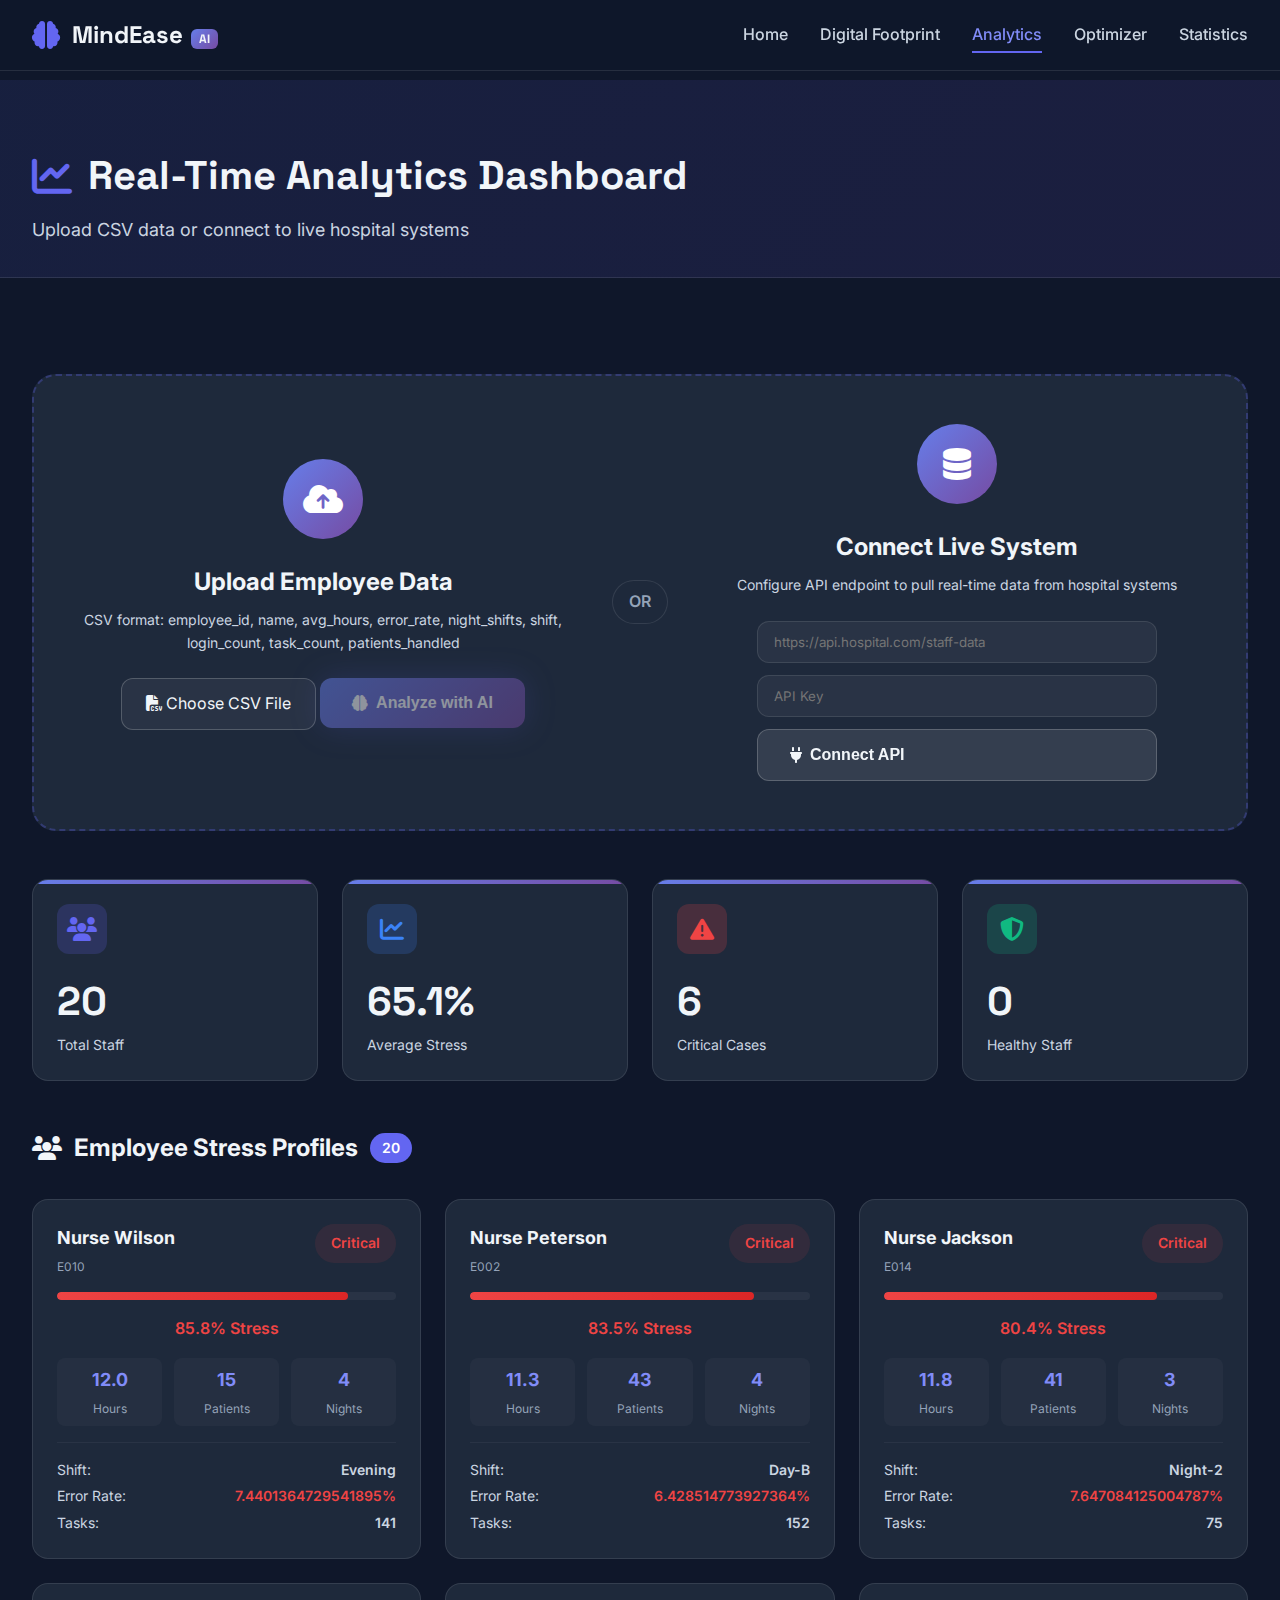
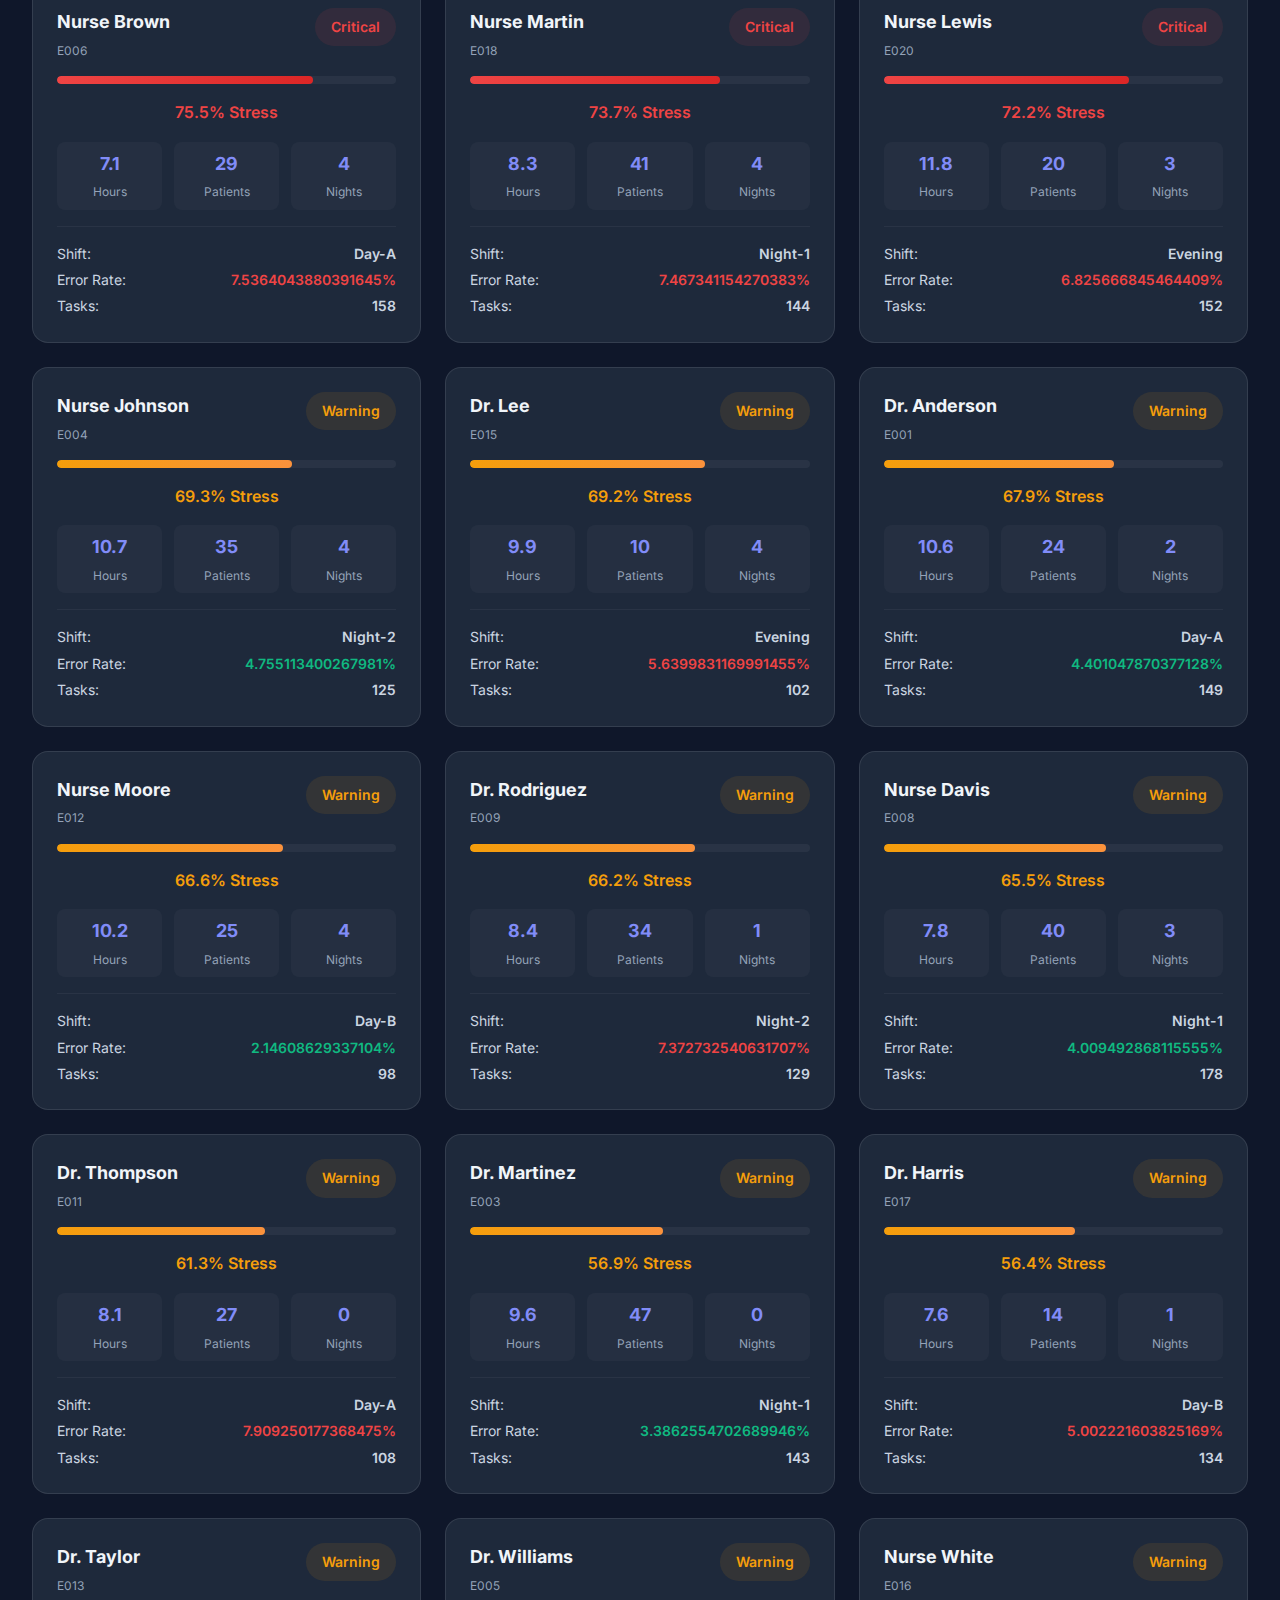
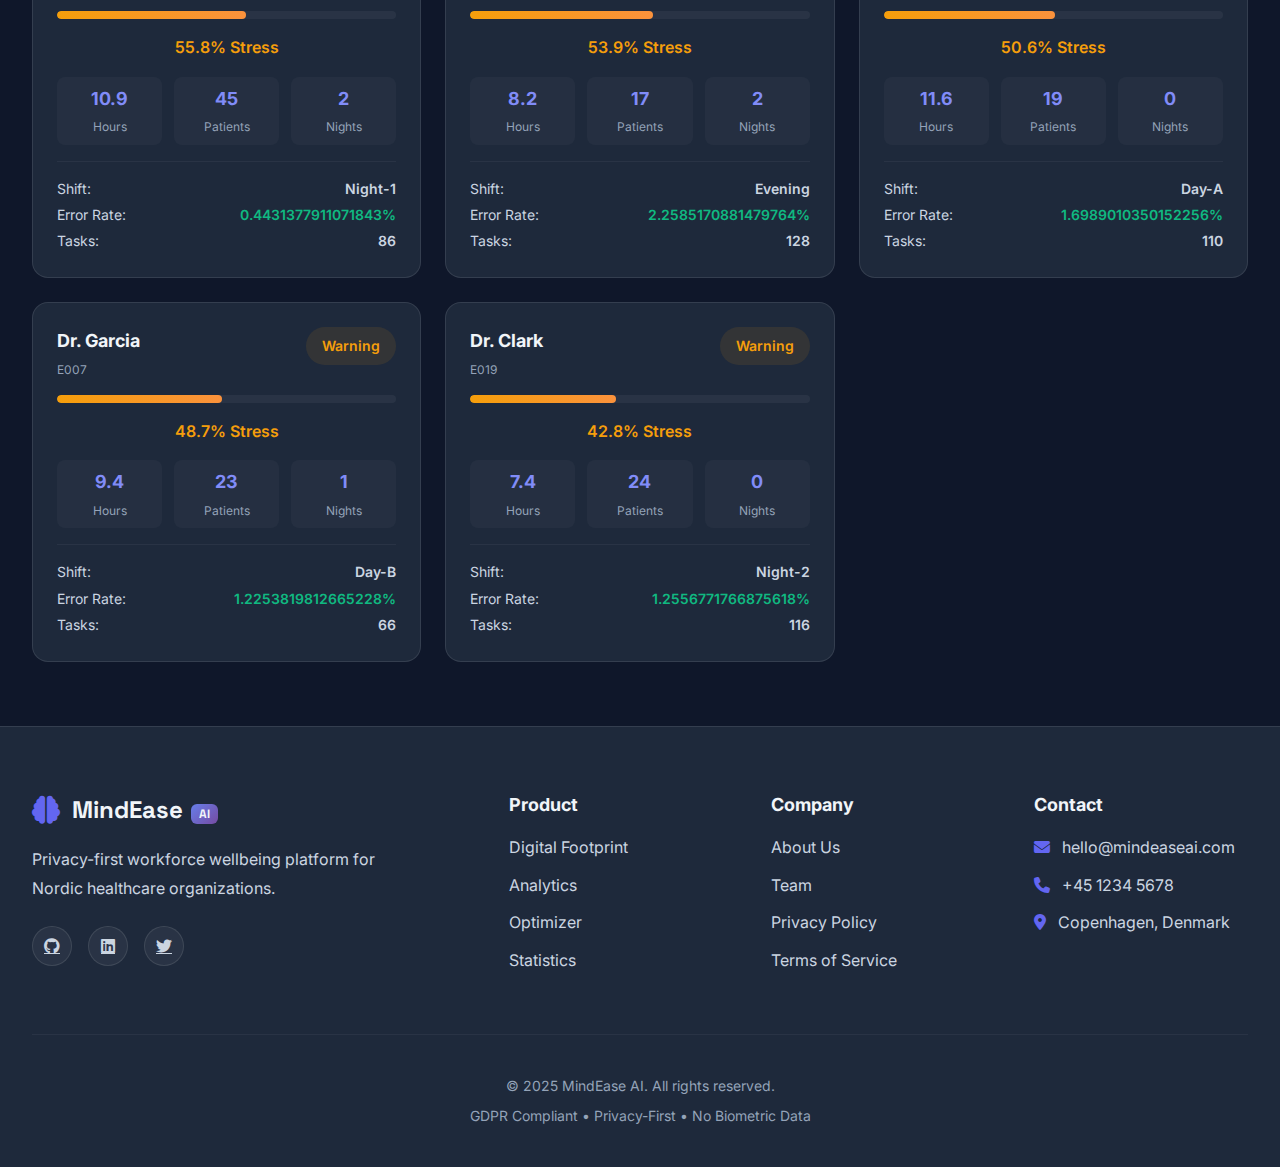
<file: analytics.html>
<!doctype html>
<html lang="en">
<head>
  <meta charset="utf-8" />
  <meta name="viewport" content="width=device-width,initial-scale=1" />
  <title>Analytics Dashboard | MindEase AI</title>

  <link rel="preconnect" href="https://fonts.googleapis.com">
  <link rel="preconnect" href="https://fonts.gstatic.com" crossorigin>
  <link href="https://fonts.googleapis.com/css2?family=Inter:wght@300;400;500;600;700&family=Space+Grotesk:wght@500;700&display=swap" rel="stylesheet">
  <link rel="stylesheet" href="https://cdnjs.cloudflare.com/ajax/libs/font-awesome/6.4.0/css/all.min.css">
  <link rel="stylesheet" href="style.css" />
</head>
<body>
  <!-- Navigation -->
  <nav class="navbar">
    <div class="nav-container">
      <div class="nav-brand">
        <i class="fas fa-brain"></i>
        <span>MindEase<span class="ai-badge">AI</span></span>
      </div>
      <div class="nav-menu" id="navMenu">
        <a href="index.html" class="nav-link">Home</a>
        <a href="footprint.html" class="nav-link">Digital Footprint</a>
        <a href="analytics.html" class="nav-link active">Analytics</a>
        <a href="optimizer.html" class="nav-link">Optimizer</a>
        <a href="statistics.html" class="nav-link">Statistics</a>
      </div>
      <button class="nav-toggle" id="navToggle">
        <i class="fas fa-bars"></i>
      </button>
    </div>
  </nav>

  <!-- Page Header -->
  <section class="page-header">
    <div class="container">
      <h1 class="page-title">
        <i class="fas fa-chart-line"></i>
        Real-Time Analytics Dashboard
      </h1>
      <p class="page-subtitle">Upload CSV data or connect to live hospital systems</p>
    </div>
  </section>

  <!-- Data Upload Panel -->
  <section class="section">
    <div class="container">
      <div class="upload-panel">
        <div class="upload-section">
          <div class="upload-icon">
            <i class="fas fa-cloud-upload-alt"></i>
          </div>
          <h3>Upload Employee Data</h3>
          <p>CSV format: employee_id, name, avg_hours, error_rate, night_shifts, shift, login_count, task_count, patients_handled</p>
          <input type="file" id="csvFile" accept=".csv" class="file-input" />
          <label for="csvFile" class="file-label">
            <i class="fas fa-file-csv"></i>
            Choose CSV File
          </label>
          <button id="analyzeBtn" class="btn-primary" disabled>
            <i class="fas fa-brain"></i>
            Analyze with AI
          </button>
        </div>

        <div class="upload-divider">
          <span>OR</span>
        </div>

        <div class="upload-section">
          <div class="upload-icon">
            <i class="fas fa-database"></i>
          </div>
          <h3>Connect Live System</h3>
          <p>Configure API endpoint to pull real-time data from hospital systems</p>
          <div class="api-config">
            <input type="text" id="apiEndpoint" placeholder="https://api.hospital.com/staff-data" class="input-field" />
            <input type="text" id="apiKey" placeholder="API Key" class="input-field" />
            <button id="connectBtn" class="btn-secondary">
              <i class="fas fa-plug"></i>
              Connect API
            </button>
          </div>
        </div>
      </div>

      <!-- Analytics Cards -->
      <div class="analytics-grid" id="analyticsCards">
        <!-- Populated by JS -->
      </div>

      <!-- Employee Cards -->
      <div class="employee-section">
        <h3 class="subsection-title">
          <i class="fas fa-users"></i> 
          Employee Stress Profiles
          <span class="count-badge" id="employeeCount">0</span>
        </h3>
        <div class="employee-grid" id="employeeGrid">
          <!-- Populated by JS -->
        </div>
      </div>
    </div>
  </section>

  <!-- Footer -->
  <footer class="footer">
    <div class="container">
      <div class="footer-grid">
        <div class="footer-brand">
          <div class="brand-logo">
            <i class="fas fa-brain"></i>
            <span>MindEase<span class="ai-badge">AI</span></span>
          </div>
          <p>Privacy-first workforce wellbeing platform for Nordic healthcare organizations.</p>
          <div class="social-links">
            <a href="#"><i class="fab fa-github"></i></a>
            <a href="#"><i class="fab fa-linkedin"></i></a>
            <a href="#"><i class="fab fa-twitter"></i></a>
          </div>
        </div>

        <div class="footer-section">
          <h4>Product</h4>
          <a href="digital-footprint.html">Digital Footprint</a>
          <a href="analytics.html">Analytics</a>
          <a href="optimizer.html">Optimizer</a>
          <a href="statistics.html">Statistics</a>
        </div>

        <div class="footer-section">
          <h4>Company</h4>
          <a href="#">About Us</a>
          <a href="#">Team</a>
          <a href="#">Privacy Policy</a>
          <a href="#">Terms of Service</a>
        </div>

        <div class="footer-section">
          <h4>Contact</h4>
          <a href="mailto:hello@mindeaseai.com"><i class="fas fa-envelope"></i> hello@mindeaseai.com</a>
          <a href="#"><i class="fas fa-phone"></i> +45 1234 5678</a>
          <a href="#"><i class="fas fa-map-marker-alt"></i> Copenhagen, Denmark</a>
        </div>
      </div>

      <div class="footer-bottom">
        <p>&copy; 2025 MindEase AI. All rights reserved.</p>
        <p>GDPR Compliant • Privacy-First • No Biometric Data</p>
      </div>
    </div>
  </footer>

  <div id="toastContainer" class="toast-container"></div>
  <script src="script.js"></script>
</body>
</html>
</file>
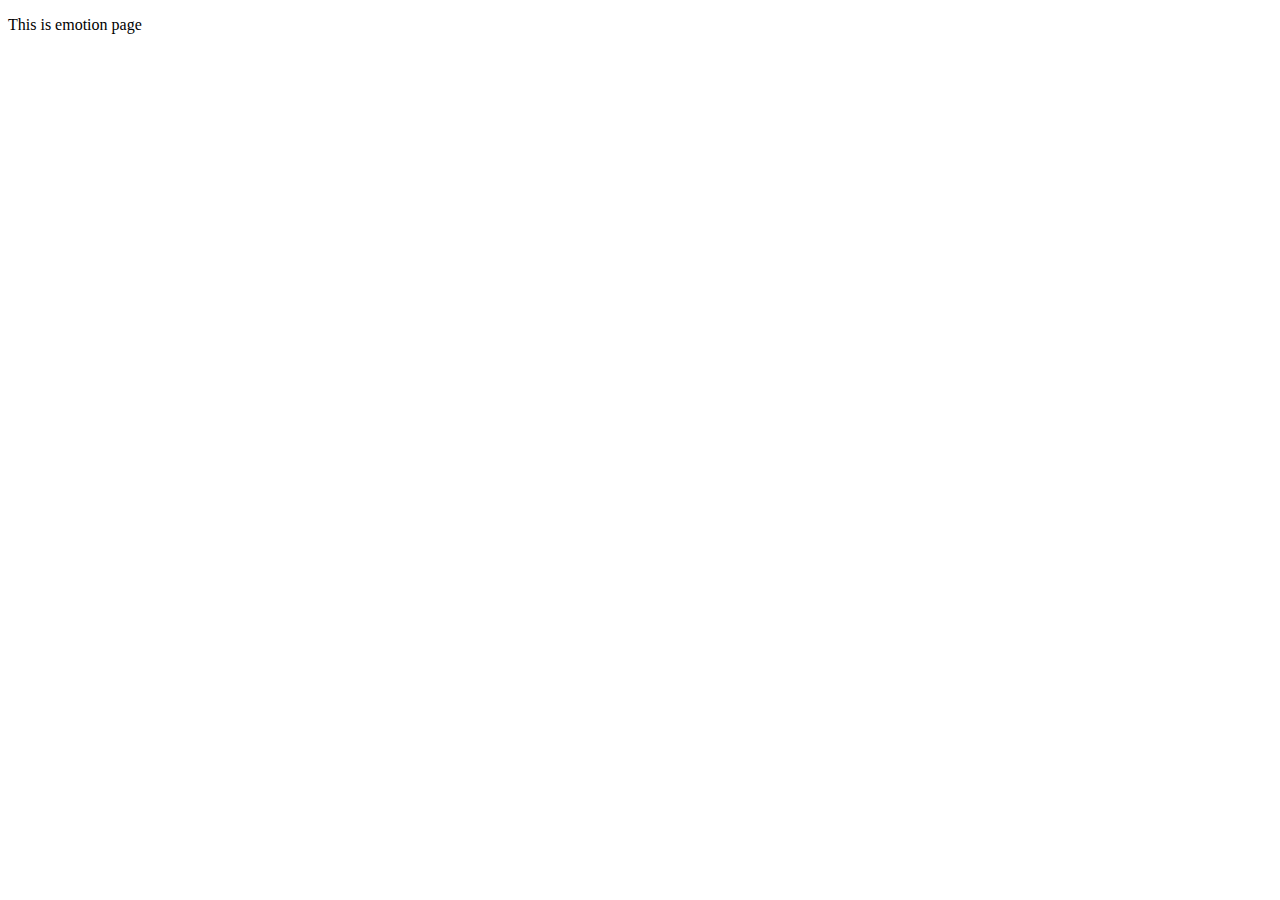
<file: emotion.html>
<!DOCTYPE html>
<html lang="en">
<head>
  <meta charset="UTF-8">
  <meta name="viewport" content="width=device-width, initial-scale=1.0">
  <title>Document</title>
</head>
<body><p>This is emotion page</p>
  
</body>
</html>
</file>
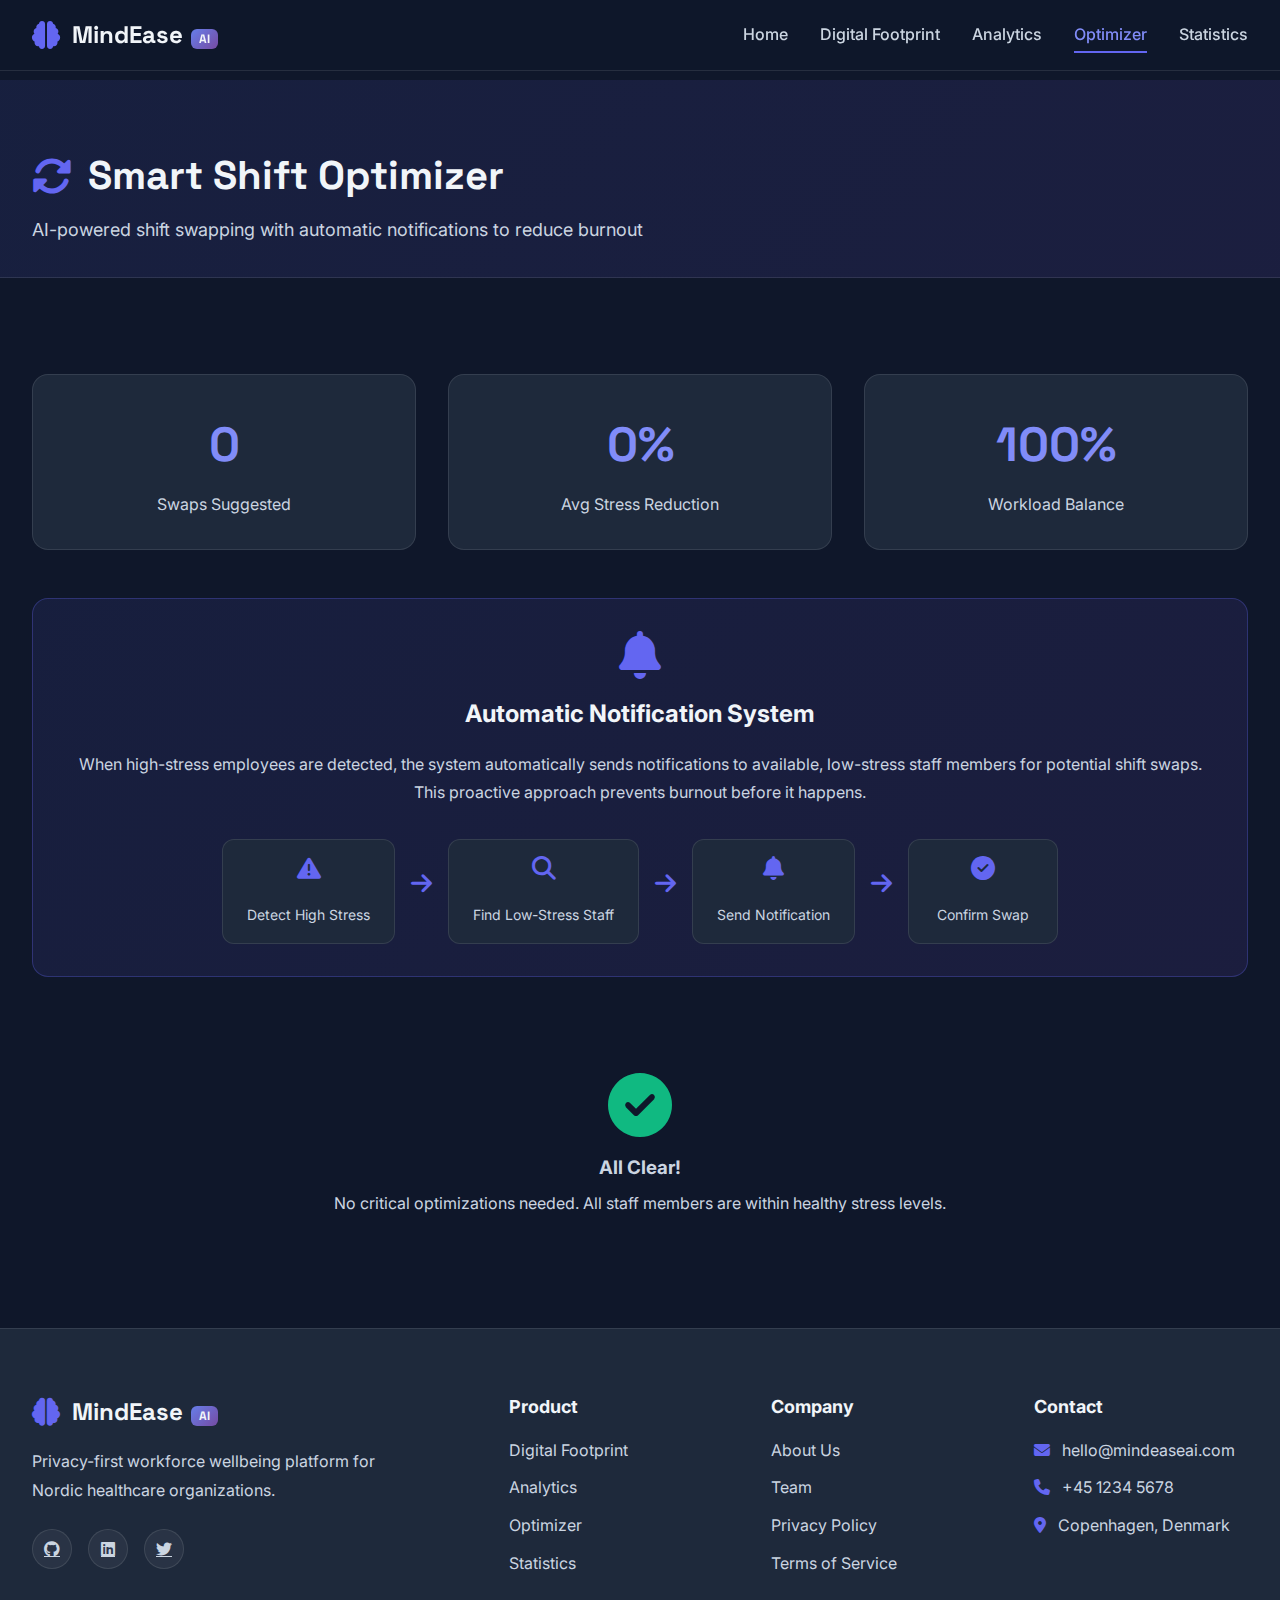
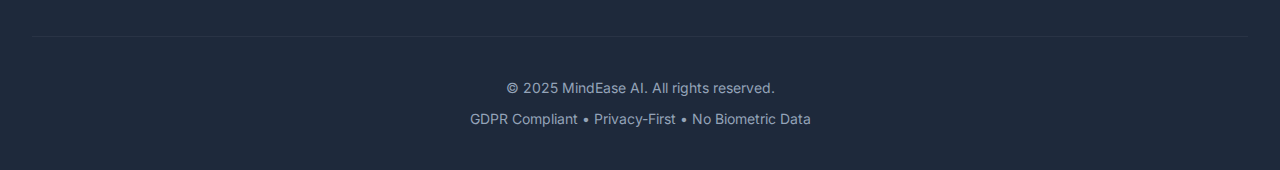
<file: optimizer.html>
<!doctype html>
<html lang="en">
<head>
  <meta charset="utf-8" />
  <meta name="viewport" content="width=device-width,initial-scale=1" />
  <title>Smart Shift Optimizer | MindEase AI</title>

  <link rel="preconnect" href="https://fonts.googleapis.com">
  <link rel="preconnect" href="https://fonts.gstatic.com" crossorigin>
  <link href="https://fonts.googleapis.com/css2?family=Inter:wght@300;400;500;600;700&family=Space+Grotesk:wght@500;700&display=swap" rel="stylesheet">
  <link rel="stylesheet" href="https://cdnjs.cloudflare.com/ajax/libs/font-awesome/6.4.0/css/all.min.css">
  <link rel="stylesheet" href="style.css" />
</head>
<body>
  <!-- Navigation -->
  <nav class="navbar">
    <div class="nav-container">
      <div class="nav-brand">
        <i class="fas fa-brain"></i>
        <span>MindEase<span class="ai-badge">AI</span></span>
      </div>
      <div class="nav-menu" id="navMenu">
        <a href="index.html" class="nav-link">Home</a>
        <a href="digital-footprint.html" class="nav-link">Digital Footprint</a>
        <a href="analytics.html" class="nav-link">Analytics</a>
        <a href="optimizer.html" class="nav-link active">Optimizer</a>
        <a href="statistics.html" class="nav-link">Statistics</a>
      </div>
      <button class="nav-toggle" id="navToggle">
        <i class="fas fa-bars"></i>
      </button>
    </div>
  </nav>

  <!-- Page Header -->
  <section class="page-header">
    <div class="container">
      <h1 class="page-title">
        <i class="fas fa-sync-alt"></i>
        Smart Shift Optimizer
      </h1>
      <p class="page-subtitle">AI-powered shift swapping with automatic notifications to reduce burnout</p>
    </div>
  </section>

  <!-- Optimizer Stats -->
  <section class="section">
    <div class="container">
      <div class="optimizer-stats">
        <div class="optimizer-stat">
          <div class="optimizer-stat-value" id="swapCount">0</div>
          <div class="optimizer-stat-label">Swaps Suggested</div>
        </div>
        <div class="optimizer-stat">
          <div class="optimizer-stat-value" id="stressReduction">0%</div>
          <div class="optimizer-stat-label">Avg Stress Reduction</div>
        </div>
        <div class="optimizer-stat">
          <div class="optimizer-stat-value" id="balanceScore">0%</div>
          <div class="optimizer-stat-label">Workload Balance</div>
        </div>
      </div>

      <!-- How Notification System Works -->
      <div class="notification-info">
        <div class="notification-card">
          <i class="fas fa-bell fa-3x"></i>
          <h3>Automatic Notification System</h3>
          <p>When high-stress employees are detected, the system automatically sends notifications to available, low-stress staff members for potential shift swaps. This proactive approach prevents burnout before it happens.</p>
          <div class="notification-flow">
            <div class="flow-step">
              <i class="fas fa-exclamation-triangle"></i>
              <span>Detect High Stress</span>
            </div>
            <i class="fas fa-arrow-right flow-arrow"></i>
            <div class="flow-step">
              <i class="fas fa-search"></i>
              <span>Find Low-Stress Staff</span>
            </div>
            <i class="fas fa-arrow-right flow-arrow"></i>
            <div class="flow-step">
              <i class="fas fa-bell"></i>
              <span>Send Notification</span>
            </div>
            <i class="fas fa-arrow-right flow-arrow"></i>
            <div class="flow-step">
              <i class="fas fa-check-circle"></i>
              <span>Confirm Swap</span>
            </div>
          </div>
        </div>
      </div>

      <!-- Swap Suggestions Grid -->
      <div class="swap-grid" id="swapGrid">
        <!-- Populated by JS -->
      </div>
    </div>
  </section>

  <!-- Footer -->
  <footer class="footer">
    <div class="container">
      <div class="footer-grid">
        <div class="footer-brand">
          <div class="brand-logo">
            <i class="fas fa-brain"></i>
            <span>MindEase<span class="ai-badge">AI</span></span>
          </div>
          <p>Privacy-first workforce wellbeing platform for Nordic healthcare organizations.</p>
          <div class="social-links">
            <a href="#"><i class="fab fa-github"></i></a>
            <a href="#"><i class="fab fa-linkedin"></i></a>
            <a href="#"><i class="fab fa-twitter"></i></a>
          </div>
        </div>

        <div class="footer-section">
          <h4>Product</h4>
          <a href="digital-footprint.html">Digital Footprint</a>
          <a href="analytics.html">Analytics</a>
          <a href="optimizer.html">Optimizer</a>
          <a href="statistics.html">Statistics</a>
        </div>

        <div class="footer-section">
          <h4>Company</h4>
          <a href="#">About Us</a>
          <a href="#">Team</a>
          <a href="#">Privacy Policy</a>
          <a href="#">Terms of Service</a>
        </div>

        <div class="footer-section">
          <h4>Contact</h4>
          <a href="mailto:hello@mindeaseai.com"><i class="fas fa-envelope"></i> hello@mindeaseai.com</a>
          <a href="#"><i class="fas fa-phone"></i> +45 1234 5678</a>
          <a href="#"><i class="fas fa-map-marker-alt"></i> Copenhagen, Denmark</a>
        </div>
      </div>

      <div class="footer-bottom">
        <p>&copy; 2025 MindEase AI. All rights reserved.</p>
        <p>GDPR Compliant • Privacy-First • No Biometric Data</p>
      </div>
    </div>
  </footer>

  <div id="toastContainer" class="toast-container"></div>
  
  <!-- Notification Modal -->
  <div id="notificationModal" class="notification-modal">
    <div class="notification-modal-content">
      <div class="notification-modal-header">
        <i class="fas fa-bell"></i>
        <h3>Swap Notification Sent</h3>
      </div>
      <div class="notification-modal-body" id="notificationBody">
        <!-- Content populated by JS -->
      </div>
      <button class="btn-primary" onclick="closeNotificationModal()">Close</button>
    </div>
  </div>

  <script src="script.js"></script>
</body>
</html>
</file>
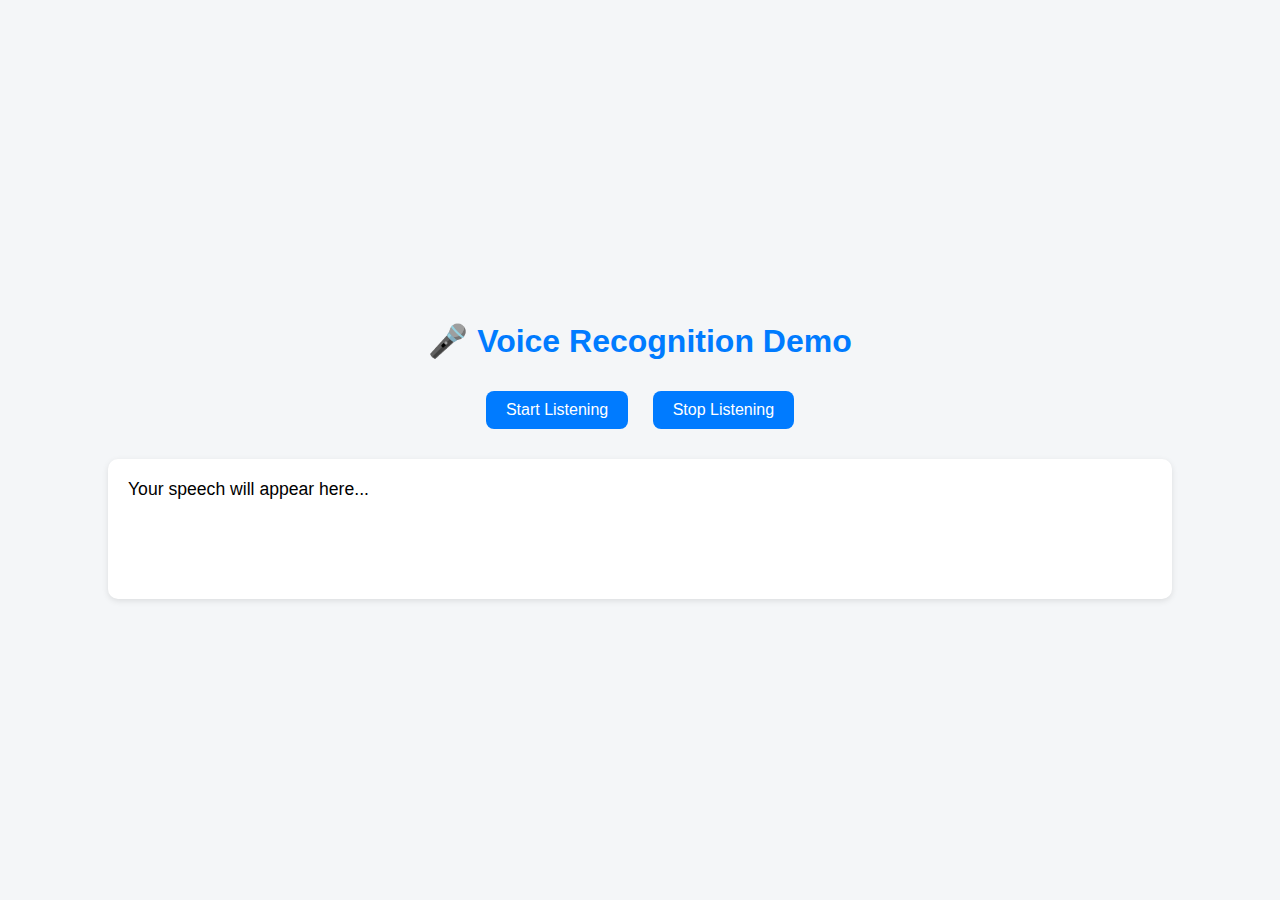
<file: voice.html>
<!DOCTYPE html>
<html lang="en">
<head>
  <meta charset="UTF-8" />
  <meta name="viewport" content="width=device-width, initial-scale=1.0" />
  <title>Voice Recognition Demo</title>
  <style>
    body {
      font-family: Arial, sans-serif;
      background-color: #f4f6f8;
      display: flex;
      flex-direction: column;
      align-items: center;
      justify-content: center;
      height: 100vh;
      margin: 0;
    }
    h1 {
      color: #007bff;
    }
    #transcript {
      width: 80%;
      min-height: 100px;
      background: #fff;
      padding: 20px;
      border-radius: 10px;
      box-shadow: 0 2px 6px rgba(0,0,0,0.1);
      margin-top: 20px;
      font-size: 1.1rem;
    }
    button {
      background-color: #007bff;
      border: none;
      color: white;
      padding: 10px 20px;
      border-radius: 8px;
      cursor: pointer;
      font-size: 1rem;
      margin: 10px;
    }
    button:hover {
      background-color: #0056b3;
    }
  </style>
</head>
<body>
  <h1>🎤 Voice Recognition Demo</h1>

  <div>
    <button id="startBtn">Start Listening</button>
    <button id="stopBtn">Stop Listening</button>
  </div>

  <div id="transcript">Your speech will appear here...</div>

  <script>
    // ✅ Cross-browser support (Chrome, Edge, Firefox*)
    window.SpeechRecognition = window.SpeechRecognition || window.webkitSpeechRecognition;

    if ('SpeechRecognition' in window) {
      const recognition = new window.SpeechRecognition();
      recognition.continuous = true; // Keep listening until stopped
      recognition.interimResults = true; // Show partial results
      recognition.lang = 'en-US'; // Change to 'da-DK', 'sv-SE', etc. for Nordic languages

      const transcriptDiv = document.getElementById('transcript');
      const startBtn = document.getElementById('startBtn');
      const stopBtn = document.getElementById('stopBtn');

      let finalTranscript = '';

      recognition.onresult = (event) => {
        let interimTranscript = '';
        for (let i = event.resultIndex; i < event.results.length; ++i) {
          if (event.results[i].isFinal) {
            finalTranscript += event.results[i][0].transcript + ' ';
          } else {
            interimTranscript += event.results[i][0].transcript;
          }
        }
        transcriptDiv.innerHTML = finalTranscript + '<i style=\"color:gray;\">' + interimTranscript + '</i>';
      };

      recognition.onerror = (event) => {
        console.error('Speech recognition error:', event.error);
      };

      startBtn.onclick = () => {
        recognition.start();
        transcriptDiv.innerHTML = '<em>Listening...</em>';
      };

      stopBtn.onclick = () => {
        recognition.stop();
        transcriptDiv.innerHTML += '<p><strong>Stopped listening.</strong></p>';
      };
    } else {
      alert('Speech Recognition API not supported in this browser.');
    }
  </script>
</body>
</html>
</file>
<file: style.css>
/* ==========================================
   MindEase AI - Modern Aesthetic Styling
   Multi-Page Application Design
   ========================================== */

:root {
  /* Primary Colors */
  --primary: #6366f1;
  --primary-dark: #4f46e5;
  --primary-light: #818cf8;
  
  --secondary: #06b6d4;
  --secondary-dark: #0891b2;
  --secondary-light: #22d3ee;
  
  --accent: #8b5cf6;
  --accent-dark: #7c3aed;
  
  /* Status Colors */
  --success: #10b981;
  --warning: #f59e0b;
  --danger: #ef4444;
  
  /* Neutrals */
  --bg-primary: #0f172a;
  --bg-secondary: #1e293b;
  --bg-tertiary: #334155;
  --bg-card: #1e293b;
  
  --text-primary: #f1f5f9;
  --text-secondary: #cbd5e1;
  --text-muted: #94a3b8;
  
  /* Gradients */
  --gradient-primary: linear-gradient(135deg, #667eea 0%, #764ba2 100%);
  --gradient-secondary: linear-gradient(135deg, #06b6d4 0%, #3b82f6 100%);
  --gradient-success: linear-gradient(135deg, #10b981 0%, #059669 100%);
  
  /* Shadows */
  --shadow-sm: 0 1px 2px 0 rgba(0, 0, 0, 0.05);
  --shadow-md: 0 4px 6px -1px rgba(0, 0, 0, 0.1);
  --shadow-lg: 0 10px 15px -3px rgba(0, 0, 0, 0.1);
  --shadow-xl: 0 20px 25px -5px rgba(0, 0, 0, 0.1);
  --shadow-glow: 0 0 30px rgba(99, 102, 241, 0.3);
  
  /* Fonts */
  --font-sans: 'Inter', -apple-system, BlinkMacSystemFont, sans-serif;
  --font-display: 'Space Grotesk', sans-serif;
  
  /* Border Radius */
  --radius-sm: 0.5rem;
  --radius-md: 0.75rem;
  --radius-lg: 1rem;
  --radius-xl: 1.5rem;
}

/* Reset & Base */
* {
  margin: 0;
  padding: 0;
  box-sizing: border-box;
}

html {
  scroll-behavior: smooth;
}

body {
  font-family: var(--font-sans);
  background: var(--bg-primary);
  color: var(--text-primary);
  line-height: 1.6;
  overflow-x: hidden;
  padding-top: 80px;
}

::selection {
  background: var(--primary);
  color: white;
}

/* Navigation */
.navbar {
  position: fixed;
  top: 0;
  left: 0;
  right: 0;
  background: rgba(15, 23, 42, 0.95);
  backdrop-filter: blur(20px);
  border-bottom: 1px solid rgba(255, 255, 255, 0.1);
  z-index: 1000;
  padding: 1rem 0;
}

.nav-container {
  max-width: 1400px;
  margin: 0 auto;
  padding: 0 2rem;
  display: flex;
  justify-content: space-between;
  align-items: center;
}

.nav-brand {
  display: flex;
  align-items: center;
  gap: 0.75rem;
  font-family: var(--font-display);
  font-size: 1.5rem;
  font-weight: 700;
  color: var(--text-primary);
  text-decoration: none;
}

.nav-brand i {
  color: var(--primary);
  font-size: 1.75rem;
}

.ai-badge {
  background: var(--gradient-primary);
  padding: 0.125rem 0.5rem;
  border-radius: 0.375rem;
  font-size: 0.75rem;
  margin-left: 0.5rem;
}

.nav-menu {
  display: flex;
  gap: 2rem;
  align-items: center;
}

.nav-link {
  color: var(--text-secondary);
  text-decoration: none;
  font-weight: 500;
  transition: color 0.3s;
  position: relative;
}

.nav-link::after {
  content: '';
  position: absolute;
  bottom: -5px;
  left: 0;
  width: 0;
  height: 2px;
  background: var(--primary);
  transition: width 0.3s;
}

.nav-link:hover, .nav-link.active {
  color: var(--primary-light);
}

.nav-link:hover::after, .nav-link.active::after {
  width: 100%;
}

.nav-toggle {
  display: none;
  background: none;
  border: none;
  color: var(--text-primary);
  font-size: 1.5rem;
  cursor: pointer;
}

/* Page Header */
.page-header {
  padding: 4rem 2rem 2rem;
  background: linear-gradient(135deg, rgba(99, 102, 241, 0.1) 0%, rgba(139, 92, 246, 0.1) 100%);
  border-bottom: 1px solid rgba(255, 255, 255, 0.1);
  margin-bottom: 2rem;
}

.page-title {
  font-family: var(--font-display);
  font-size: 2.5rem;
  font-weight: 700;
  margin-bottom: 0.5rem;
  display: flex;
  align-items: center;
  gap: 1rem;
}

.page-title i {
  color: var(--primary);
}

.page-subtitle {
  font-size: 1.125rem;
  color: var(--text-secondary);
}

/* Hero Section */
.hero-section {
  min-height: calc(100vh - 80px);
  display: flex;
  align-items: center;
  padding: 2rem;
  background: var(--bg-primary);
  position: relative;
  overflow: hidden;
}

.hero-section::before {
  content: '';
  position: absolute;
  top: -50%;
  right: -25%;
  width: 100%;
  height: 100%;
  background: radial-gradient(circle, rgba(99, 102, 241, 0.15) 0%, transparent 70%);
  pointer-events: none;
}

.hero-grid {
  max-width: 1400px;
  margin: 0 auto;
  display: grid;
  grid-template-columns: 1fr 1fr;
  gap: 4rem;
  align-items: center;
}

.hero-content {
  position: relative;
  z-index: 1;
}

.badge {
  display: inline-flex;
  align-items: center;
  gap: 0.5rem;
  background: rgba(99, 102, 241, 0.1);
  border: 1px solid rgba(99, 102, 241, 0.3);
  padding: 0.5rem 1rem;
  border-radius: 2rem;
  font-size: 0.875rem;
  font-weight: 500;
  color: var(--primary-light);
  margin-bottom: 2rem;
}

.hero-title {
  font-family: var(--font-display);
  font-size: 4rem;
  font-weight: 700;
  line-height: 1.1;
  margin-bottom: 1.5rem;
}

.gradient-text {
  background: var(--gradient-primary);
  -webkit-background-clip: text;
  -webkit-text-fill-color: transparent;
  background-clip: text;
}

.hero-subtitle {
  font-size: 1.25rem;
  color: var(--text-secondary);
  margin-bottom: 2rem;
  line-height: 1.8;
}

.hero-buttons {
  display: flex;
  gap: 1rem;
  margin-bottom: 3rem;
}

.btn-primary, .btn-secondary {
  padding: 1rem 2rem;
  border-radius: var(--radius-md);
  font-weight: 600;
  font-size: 1rem;
  cursor: pointer;
  transition: all 0.3s;
  display: inline-flex;
  align-items: center;
  gap: 0.5rem;
  border: none;
  text-decoration: none;
}

.btn-primary {
  background: var(--gradient-primary);
  color: white;
  box-shadow: var(--shadow-glow);
}

.btn-primary:hover {
  transform: translateY(-2px);
  box-shadow: 0 0 40px rgba(99, 102, 241, 0.5);
}

.btn-primary:disabled {
  opacity: 0.5;
  cursor: not-allowed;
}

.btn-secondary {
  background: rgba(255, 255, 255, 0.1);
  color: var(--text-primary);
  border: 1px solid rgba(255, 255, 255, 0.2);
  backdrop-filter: blur(10px);
}

.btn-secondary:hover {
  background: rgba(255, 255, 255, 0.15);
  border-color: var(--primary);
}

.btn-large {
  padding: 1.25rem 2.5rem;
  font-size: 1.125rem;
}

.hero-stats {
  display: grid;
  grid-template-columns: repeat(3, 1fr);
  gap: 2rem;
}

.stat {
  text-align: left;
}

.stat-value {
  font-size: 2.5rem;
  font-weight: 700;
  color: var(--primary-light);
  font-family: var(--font-display);
}

.stat-label {
  font-size: 0.875rem;
  color: var(--text-muted);
  margin-top: 0.25rem;
}

/* Hero Visual */
.hero-visual {
  position: relative;
  height: 500px;
}

.floating-card {
  position: absolute;
  background: rgba(30, 41, 59, 0.8);
  backdrop-filter: blur(20px);
  border: 1px solid rgba(255, 255, 255, 0.1);
  padding: 1.5rem;
  border-radius: var(--radius-lg);
  box-shadow: var(--shadow-xl);
  display: flex;
  align-items: center;
  gap: 1rem;
  animation: float 3s ease-in-out infinite;
}

.floating-card i {
  font-size: 2rem;
  color: var(--primary);
}

.card-1 {
  top: 20%;
  left: 10%;
  animation-delay: 0s;
}

.card-2 {
  top: 50%;
  right: 10%;
  animation-delay: 1s;
}

.card-3 {
  bottom: 20%;
  left: 20%;
  animation-delay: 2s;
}

@keyframes float {
  0%, 100% { transform: translateY(0); }
  50% { transform: translateY(-20px); }
}

/* Sections */
.section {
  padding: 4rem 2rem;
  position: relative;
}

.section-dark {
  background: var(--bg-secondary);
}

.container {
  max-width: 1400px;
  margin: 0 auto;
}

.section-header {
  text-align: center;
  margin-bottom: 3rem;
}

.section-title {
  font-family: var(--font-display);
  font-size: 2.5rem;
  font-weight: 700;
  margin-bottom: 1rem;
}

.section-subtitle {
  font-size: 1.125rem;
  color: var(--text-secondary);
}

.subsection-title {
  display: flex;
  align-items: center;
  gap: 0.75rem;
  font-size: 1.5rem;
  margin-bottom: 2rem;
}

.count-badge {
  background: var(--primary);
  color: white;
  padding: 0.25rem 0.75rem;
  border-radius: 2rem;
  font-size: 0.875rem;
  font-weight: 600;
}

/* Features Grid */
.features-grid {
  display: grid;
  grid-template-columns: repeat(auto-fit, minmax(280px, 1fr));
  gap: 2rem;
}

.feature-card {
  background: var(--bg-card);
  border: 1px solid rgba(255, 255, 255, 0.1);
  border-radius: var(--radius-lg);
  padding: 2rem;
  transition: all 0.3s;
}

.feature-card:hover {
  transform: translateY(-5px);
  border-color: var(--primary);
  box-shadow: 0 0 30px rgba(99, 102, 241, 0.2);
}

.feature-icon {
  width: 60px;
  height: 60px;
  border-radius: var(--radius-md);
  display: flex;
  align-items: center;
  justify-content: center;
  margin-bottom: 1.5rem;
  font-size: 1.5rem;
}

.feature-card h3 {
  font-size: 1.25rem;
  margin-bottom: 0.75rem;
}

.feature-card p {
  color: var(--text-secondary);
  margin-bottom: 1rem;
}

.feature-link {
  color: var(--primary-light);
  text-decoration: none;
  font-weight: 500;
  display: inline-flex;
  align-items: center;
  gap: 0.5rem;
  transition: gap 0.3s;
}

.feature-link:hover {
  gap: 0.75rem;
}

/* Benefits Grid */
.benefits-grid {
  display: grid;
  grid-template-columns: repeat(auto-fit, minmax(300px, 1fr));
  gap: 2rem;
}

.benefit-item {
  text-align: center;
  padding: 2rem;
}

.benefit-icon {
  font-size: 3rem;
  color: var(--primary);
  margin-bottom: 1rem;
}

.benefit-item h3 {
  margin-bottom: 0.75rem;
  font-size: 1.25rem;
}

.benefit-item p {
  color: var(--text-secondary);
}

/* CTA Section */
.cta-section {
  background: linear-gradient(135deg, rgba(99, 102, 241, 0.1) 0%, rgba(139, 92, 246, 0.1) 100%);
  text-align: center;
}

.cta-content h2 {
  font-size: 2.5rem;
  margin-bottom: 1rem;
}

.cta-content p {
  font-size: 1.25rem;
  color: var(--text-secondary);
  margin-bottom: 2rem;
}

/* Digital Footprint Grid */
.footprint-grid {
  display: grid;
  grid-template-columns: repeat(auto-fit, minmax(320px, 1fr));
  gap: 2rem;
}

.footprint-card {
  background: var(--bg-card);
  border: 1px solid rgba(255, 255, 255, 0.1);
  border-radius: var(--radius-lg);
  padding: 2rem;
  transition: all 0.3s;
}

.footprint-card:hover {
  transform: translateY(-5px);
  border-color: var(--primary);
  box-shadow: 0 0 30px rgba(99, 102, 241, 0.2);
}

.footprint-icon {
  width: 60px;
  height: 60px;
  border-radius: var(--radius-md);
  display: flex;
  align-items: center;
  justify-content: center;
  margin-bottom: 1.5rem;
  font-size: 1.5rem;
}

.footprint-icon.login { background: rgba(59, 130, 246, 0.1); color: #3b82f6; }
.footprint-icon.emr { background: rgba(16, 185, 129, 0.1); color: #10b981; }
.footprint-icon.schedule { background: rgba(139, 92, 246, 0.1); color: #8b5cf6; }
.footprint-icon.tasks { background: rgba(245, 158, 11, 0.1); color: #f59e0b; }
.footprint-icon.errors { background: rgba(239, 68, 68, 0.1); color: #ef4444; }
.footprint-icon.response { background: rgba(6, 182, 212, 0.1); color: #06b6d4; }

.footprint-card h3 {
  font-size: 1.25rem;
  margin-bottom: 0.75rem;
}

.footprint-card p {
  color: var(--text-secondary);
  margin-bottom: 1rem;
}

.metric {
  display: flex;
  justify-content: space-between;
  padding-top: 1rem;
  border-top: 1px solid rgba(255, 255, 255, 0.05);
  font-size: 0.875rem;
  margin-bottom: 1rem;
}

.metric-label {
  color: var(--text-muted);
}

.metric-value {
  color: var(--primary-light);
  font-weight: 500;
}

.footprint-details {
  margin-top: 1rem;
  padding-top: 1rem;
  border-top: 1px solid rgba(255, 255, 255, 0.05);
}

.footprint-details h4 {
  font-size: 0.875rem;
  color: var(--text-muted);
  margin-bottom: 0.5rem;
}

.footprint-details ul {
  list-style: none;
  padding-left: 0;
}

.footprint-details li {
  padding: 0.25rem 0;
  font-size: 0.875rem;
  color: var(--text-secondary);
  padding-left: 1.5rem;
  position: relative;
}

.footprint-details li::before {
  content: '•';
  position: absolute;
  left: 0.5rem;
  color: var(--primary);
}

/* Process Steps */
.process-steps {
  display: grid;
  grid-template-columns: repeat(auto-fit, minmax(300px, 1fr));
  gap: 2rem;
}

.process-step {
  background: var(--bg-card);
  border: 1px solid rgba(255, 255, 255, 0.1);
  border-radius: var(--radius-lg);
  padding: 2rem;
  text-align: center;
  position: relative;
}

.step-number {
  width: 60px;
  height: 60px;
  background: var(--gradient-primary);
  border-radius: 50%;
  display: flex;
  align-items: center;
  justify-content: center;
  font-size: 2rem;
  font-weight: 700;
  margin: 0 auto 1.5rem;
}

.step-content h3 {
  margin-bottom: 0.75rem;
}

.step-content p {
  color: var(--text-secondary);
}

/* Privacy Section */
.privacy-section {
  display: grid;
  grid-template-columns: 2fr 1fr;
  gap: 3rem;
  align-items: center;
  background: var(--bg-card);
  border: 1px solid rgba(255, 255, 255, 0.1);
  border-radius: var(--radius-lg);
  padding: 3rem;
}

.privacy-content h2 {
  display: flex;
  align-items: center;
  gap: 1rem;
  margin-bottom: 1.5rem;
}

.privacy-list {
  list-style: none;
  padding: 0;
}

.privacy-list li {
  padding: 0.75rem 0;
  display: flex;
  align-items: center;
  gap: 1rem;
  color: var(--text-secondary);
}

.privacy-list i {
  color: var(--success);
}

.privacy-icons {
  display: flex;
  flex-direction: column;
  gap: 2rem;
  align-items: center;
  color: var(--primary);
}

/* Upload Panel */
.upload-panel {
  background: var(--bg-card);
  border: 2px dashed rgba(99, 102, 241, 0.3);
  border-radius: var(--radius-xl);
  padding: 3rem;
  margin-bottom: 3rem;
  display: grid;
  grid-template-columns: 1fr auto 1fr;
  gap: 3rem;
  align-items: center;
}

.upload-section {
  text-align: center;
}

.upload-icon {
  width: 80px;
  height: 80px;
  background: var(--gradient-primary);
  border-radius: 50%;
  display: flex;
  align-items: center;
  justify-content: center;
  margin: 0 auto 1.5rem;
  font-size: 2rem;
  color: white;
}

.upload-section h3 {
  font-size: 1.5rem;
  margin-bottom: 0.5rem;
}

.upload-section p {
  color: var(--text-secondary);
  font-size: 0.875rem;
  margin-bottom: 1.5rem;
}

.file-input {
  display: none;
}

.file-label {
  display: inline-block;
  padding: 0.75rem 1.5rem;
  background: rgba(255, 255, 255, 0.05);
  border: 1px solid rgba(255, 255, 255, 0.2);
  border-radius: var(--radius-md);
  cursor: pointer;
  transition: all 0.3s;
  margin-bottom: 1rem;
}

.file-label:hover {
  background: rgba(255, 255, 255, 0.1);
  border-color: var(--primary);
}

.upload-divider {
  display: flex;
  align-items: center;
  justify-content: center;
}

.upload-divider span {
  background: var(--bg-card);
  padding: 0.5rem 1rem;
  border-radius: 2rem;
  border: 1px solid rgba(255, 255, 255, 0.1);
  color: var(--text-muted);
  font-weight: 600;
}

.api-config {
  display: flex;
  flex-direction: column;
  gap: 0.75rem;
  max-width: 400px;
  margin: 0 auto;
}

.input-field {
  width: 100%;
  padding: 0.75rem 1rem;
  background: rgba(255, 255, 255, 0.05);
  border: 1px solid rgba(255, 255, 255, 0.1);
  border-radius: var(--radius-md);
  color: var(--text-primary);
  font-family: var(--font-sans);
  transition: all 0.3s;
}

.input-field:focus {
  outline: none;
  border-color: var(--primary);
  background: rgba(255, 255, 255, 0.08);
}

/* Analytics Cards */
.analytics-grid {
  display: grid;
  grid-template-columns: repeat(auto-fit, minmax(250px, 1fr));
  gap: 1.5rem;
  margin-bottom: 3rem;
}

.analytics-card {
  background: var(--bg-card);
  border: 1px solid rgba(255, 255, 255, 0.1);
  border-radius: var(--radius-lg);
  padding: 1.5rem;
  position: relative;
  overflow: hidden;
}

.analytics-card::before {
  content: '';
  position: absolute;
  top: 0;
  left: 0;
  right: 0;
  height: 4px;
  background: var(--gradient-primary);
}

.analytics-card-header {
  display: flex;
  justify-content: space-between;
  align-items: center;
  margin-bottom: 1rem;
}

.analytics-card-icon {
  width: 50px;
  height: 50px;
  border-radius: var(--radius-md);
  display: flex;
  align-items: center;
  justify-content: center;
  font-size: 1.5rem;
}

.analytics-card-value {
  font-size: 2.5rem;
  font-weight: 700;
  font-family: var(--font-display);
}

.analytics-card-label {
  color: var(--text-secondary);
  font-size: 0.875rem;
}

.analytics-card-change {
  font-size: 0.875rem;
  display: flex;
  align-items: center;
  gap: 0.25rem;
  margin-top: 0.5rem;
}

.analytics-card-change.positive {
  color: var(--success);
}

.analytics-card-change.negative {
  color: var(--danger);
}

/* Employee Grid */
.employee-section {
  margin-top: 3rem;
}

.employee-grid {
  display: grid;
  grid-template-columns: repeat(auto-fill, minmax(300px, 1fr));
  gap: 1.5rem;
}

.employee-card {
  background: var(--bg-card);
  border: 1px solid rgba(255, 255, 255, 0.1);
  border-radius: var(--radius-lg);
  padding: 1.5rem;
  transition: all 0.3s;
  position: relative;
  overflow: hidden;
}

.employee-card:hover {
  transform: translateY(-3px);
  box-shadow: var(--shadow-xl);
}

.employee-card-header {
  display: flex;
  justify-content: space-between;
  align-items: start;
  margin-bottom: 1rem;
}

.employee-info h4 {
  font-size: 1.125rem;
  margin-bottom: 0.25rem;
}

.employee-id {
  color: var(--text-muted);
  font-size: 0.75rem;
}

.stress-badge {
  padding: 0.5rem 1rem;
  border-radius: 2rem;
  font-weight: 600;
  font-size: 0.875rem;
}

.stress-badge.healthy {
  background: rgba(16, 185, 129, 0.1);
  color: var(--success);
}

.stress-badge.warning {
  background: rgba(245, 158, 11, 0.1);
  color: var(--warning);
}

.stress-badge.critical {
  background: rgba(239, 68, 68, 0.1);
  color: var(--danger);
}

.stress-bar {
  height: 8px;
  background: rgba(255, 255, 255, 0.05);
  border-radius: 1rem;
  overflow: hidden;
  margin: 1rem 0;
}

.stress-fill {
  height: 100%;
  border-radius: 1rem;
  transition: width 0.5s;
}

.stress-fill.healthy { background: var(--gradient-success); }
.stress-fill.warning { background: linear-gradient(90deg, #f59e0b, #fb923c); }
.stress-fill.critical { background: linear-gradient(90deg, #ef4444, #dc2626); }

.employee-metrics {
  display: grid;
  grid-template-columns: repeat(3, 1fr);
  gap: 0.75rem;
  margin-top: 1rem;
}

.employee-metric {
  text-align: center;
  padding: 0.5rem;
  background: rgba(255, 255, 255, 0.03);
  border-radius: var(--radius-sm);
}

.employee-metric-value {
  font-weight: 700;
  color: var(--primary-light);
  font-size: 1.125rem;
}

.employee-metric-label {
  font-size: 0.75rem;
  color: var(--text-muted);
  margin-top: 0.25rem;
}

/* Optimizer Stats */
.optimizer-stats {
  display: grid;
  grid-template-columns: repeat(3, 1fr);
  gap: 2rem;
  margin-bottom: 3rem;
}

.optimizer-stat {
  background: var(--bg-card);
  border: 1px solid rgba(255, 255, 255, 0.1);
  border-radius: var(--radius-lg);
  padding: 2rem;
  text-align: center;
}

.optimizer-stat-value {
  font-size: 3rem;
  font-weight: 700;
  color: var(--primary-light);
  font-family: var(--font-display);
}

.optimizer-stat-label {
  color: var(--text-secondary);
  margin-top: 0.5rem;
}

/* Notification Info */
.notification-info {
  margin-bottom: 3rem;
}

.notification-card {
  background: linear-gradient(135deg, rgba(99, 102, 241, 0.1) 0%, rgba(139, 92, 246, 0.1) 100%);
  border: 1px solid rgba(99, 102, 241, 0.3);
  border-radius: var(--radius-lg);
  padding: 2rem;
  text-align: center;
}

.notification-card i {
  color: var(--primary);
  margin-bottom: 1rem;
}

.notification-card h3 {
  font-size: 1.5rem;
  margin-bottom: 1rem;
}

.notification-card p {
  color: var(--text-secondary);
  line-height: 1.8;
  margin-bottom: 2rem;
}

.notification-flow {
  display: flex;
  align-items: center;
  justify-content: center;
  gap: 1rem;
  flex-wrap: wrap;
}

.flow-step {
  background: var(--bg-card);
  border: 1px solid rgba(255, 255, 255, 0.1);
  border-radius: var(--radius-md);
  padding: 1rem 1.5rem;
  display: flex;
  flex-direction: column;
  align-items: center;
  gap: 0.5rem;
  min-width: 150px;
}

.flow-step i {
  font-size: 1.5rem;
  color: var(--primary);
}

.flow-step span {
  font-size: 0.875rem;
  color: var(--text-secondary);
  text-align: center;
}

.flow-arrow {
  color: var(--primary);
  font-size: 1.5rem;
}

/* Swap Grid */
.swap-grid {
  display: grid;
  grid-template-columns: repeat(auto-fill, minmax(350px, 1fr));
  gap: 2rem;
}

.swap-card {
  background: var(--bg-card);
  border: 2px solid rgba(245, 158, 11, 0.3);
  border-radius: var(--radius-lg);
  padding: 1.5rem;
  position: relative;
  overflow: hidden;
}

.swap-card::before {
  content: '';
  position: absolute;
  top: 0;
  left: 0;
  right: 0;
  height: 4px;
  background: linear-gradient(90deg, #f59e0b, #fb923c);
}

.swap-card-header {
  display: flex;
  justify-content: space-between;
  align-items: center;
  margin-bottom: 1.5rem;
}

.priority-badge {
  background: var(--danger);
  color: white;
  padding: 0.25rem 0.75rem;
  border-radius: 2rem;
  font-size: 0.75rem;
  font-weight: 600;
}

.swap-flow {
  display: grid;
  grid-template-columns: 1fr auto 1fr;
  gap: 1rem;
  align-items: center;
  margin: 1.5rem 0;
  padding: 1rem;
  background: rgba(0, 0, 0, 0.3);
  border-radius: var(--radius-md);
}

.swap-person {
  text-align: center;
}

.swap-person-name {
  font-weight: 600;
  margin-bottom: 0.25rem;
}

.swap-person-shift {
  color: var(--text-muted);
  font-size: 0.875rem;
}

.swap-arrow {
  font-size: 1.5rem;
  color: var(--primary);
}

.swap-reason {
  background: rgba(239, 68, 68, 0.1);
  border-left: 3px solid var(--danger);
  padding: 0.75rem;
  border-radius: var(--radius-sm);
  font-size: 0.875rem;
  margin-bottom: 1rem;
}

.swap-impact {
  background: rgba(16, 185, 129, 0.1);
  border-left: 3px solid var(--success);
  padding: 0.75rem;
  border-radius: var(--radius-sm);
  font-size: 0.875rem;
  margin-bottom: 1rem;
  color: var(--success);
}

.apply-swap-btn {
  width: 100%;
  padding: 0.75rem;
  background: var(--gradient-success);
  border: none;
  border-radius: var(--radius-md);
  color: white;
  font-weight: 600;
  cursor: pointer;
  transition: all 0.3s;
  display: flex;
  align-items: center;
  justify-content: center;
  gap: 0.5rem;
}

.apply-swap-btn:hover {
  transform: translateY(-2px);
  box-shadow: 0 10px 20px rgba(16, 185, 129, 0.3);
}

/* Notification Modal */
.notification-modal {
  display: none;
  position: fixed;
  top: 0;
  left: 0;
  right: 0;
  bottom: 0;
  background: rgba(0, 0, 0, 0.8);
  z-index: 9999;
  align-items: center;
  justify-content: center;
}

.notification-modal.active {
  display: flex;
}

.notification-modal-content {
  background: var(--bg-card);
  border: 1px solid rgba(255, 255, 255, 0.1);
  border-radius: var(--radius-lg);
  padding: 2rem;
  max-width: 600px;
  width: 90%;
  animation: modalSlideIn 0.3s ease-out;
}

@keyframes modalSlideIn {
  from {
    transform: translateY(-50px);
    opacity: 0;
  }
  to {
    transform: translateY(0);
    opacity: 1;
  }
}

.notification-modal-header {
  display: flex;
  align-items: center;
  gap: 1rem;
  margin-bottom: 1.5rem;
  padding-bottom: 1rem;
  border-bottom: 1px solid rgba(255, 255, 255, 0.1);
}

.notification-modal-header i {
  color: var(--success);
  font-size: 2rem;
}

.notification-modal-body {
  margin-bottom: 2rem;
  color: var(--text-secondary);
  line-height: 1.8;
}

/* Statistics Page Specific */
.charts-grid-stats {
  display: grid;
  grid-template-columns: repeat(auto-fit, minmax(500px, 1fr));
  gap: 2rem;
  margin-bottom: 3rem;
}

.chart-container-stats {
  background: var(--bg-card);
  border: 1px solid rgba(255, 255, 255, 0.1);
  border-radius: var(--radius-lg);
  padding: 1.5rem;
  height: 400px;
}

.chart-header {
  display: flex;
  justify-content: space-between;
  align-items: center;
  margin-bottom: 1.5rem;
}

.chart-header h3 {
  display: flex;
  align-items: center;
  gap: 0.75rem;
  font-size: 1.125rem;
}

.chart-legend {
  display: flex;
  gap: 1.5rem;
  font-size: 0.875rem;
}

.legend-item {
  display: flex;
  align-items: center;
  gap: 0.5rem;
}

.legend-item i {
  font-size: 0.5rem;
}

.legend-item.healthy i { color: var(--success); }
.legend-item.warning i { color: var(--warning); }
.legend-item.critical i { color: var(--danger); }

.chart-wrapper {
  height: calc(100% - 60px);
  position: relative;
}

/* Risk Distribution */
.risk-distribution {
  margin-bottom: 3rem;
}

.distribution-grid {
  display: grid;
  grid-template-columns: repeat(3, 1fr);
  gap: 2rem;
}

.distribution-card {
  background: var(--bg-card);
  border: 1px solid rgba(255, 255, 255, 0.1);
  border-radius: var(--radius-lg);
  padding: 2rem;
  text-align: center;
}

.distribution-card.healthy-card {
  border-color: rgba(16, 185, 129, 0.3);
  background: linear-gradient(135deg, rgba(16, 185, 129, 0.05) 0%, transparent 100%);
}

.distribution-card.warning-card {
  border-color: rgba(245, 158, 11, 0.3);
  background: linear-gradient(135deg, rgba(245, 158, 11, 0.05) 0%, transparent 100%);
}

.distribution-card.critical-card {
  border-color: rgba(239, 68, 68, 0.3);
  background: linear-gradient(135deg, rgba(239, 68, 68, 0.05) 0%, transparent 100%);
}

.distribution-number {
  font-size: 3rem;
  font-weight: 700;
  font-family: var(--font-display);
  margin-bottom: 0.5rem;
}

.healthy-card .distribution-number { color: var(--success); }
.warning-card .distribution-number { color: var(--warning); }
.critical-card .distribution-number { color: var(--danger); }

.distribution-label {
  color: var(--text-secondary);
  font-size: 0.875rem;
  margin-bottom: 1rem;
}

.distribution-bar {
  height: 8px;
  background: rgba(255, 255, 255, 0.05);
  border-radius: 1rem;
  overflow: hidden;
}

.distribution-fill {
  height: 100%;
  border-radius: 1rem;
  transition: width 1s ease-out;
}

.healthy-card .distribution-fill { background: var(--gradient-success); }
.warning-card .distribution-fill { background: linear-gradient(90deg, #f59e0b, #fb923c); }
.critical-card .distribution-fill { background: linear-gradient(90deg, #ef4444, #dc2626); }

/* Department Stats */
.department-stats {
  margin-top: 3rem;
}

.department-grid {
  display: grid;
  grid-template-columns: repeat(auto-fit, minmax(250px, 1fr));
  gap: 1.5rem;
}

.department-card {
  background: var(--bg-card);
  border: 1px solid rgba(255, 255, 255, 0.1);
  border-radius: var(--radius-lg);
  padding: 1.5rem;
}

.department-card h4 {
  margin-bottom: 1rem;
  display: flex;
  align-items: center;
  justify-content: space-between;
}

.department-badge {
  background: rgba(99, 102, 241, 0.2);
  color: var(--primary-light);
  padding: 0.25rem 0.75rem;
  border-radius: 2rem;
  font-size: 0.75rem;
}

.department-metric {
  display: flex;
  justify-content: space-between;
  padding: 0.5rem 0;
  border-bottom: 1px solid rgba(255, 255, 255, 0.05);
}

.department-metric:last-child {
  border-bottom: none;
}

.department-metric-label {
  color: var(--text-muted);
  font-size: 0.875rem;
}

.department-metric-value {
  font-weight: 600;
  color: var(--text-primary);
}

/* Footer */
.footer {
  background: var(--bg-secondary);
  border-top: 1px solid rgba(255, 255, 255, 0.1);
  padding: 4rem 2rem 2rem;
}

.footer-grid {
  max-width: 1400px;
  margin: 0 auto;
  display: grid;
  grid-template-columns: 2fr 1fr 1fr 1fr;
  gap: 3rem;
  margin-bottom: 3rem;
}

.footer-brand {
  max-width: 350px;
}

.brand-logo {
  display: flex;
  align-items: center;
  gap: 0.75rem;
  font-family: var(--font-display);
  font-size: 1.5rem;
  font-weight: 700;
  margin-bottom: 1rem;
}

.brand-logo i {
  color: var(--primary);
  font-size: 1.75rem;
}

.footer-brand p {
  color: var(--text-secondary);
  line-height: 1.8;
  margin-bottom: 1.5rem;
}

.social-links {
  display: flex;
  gap: 1rem;
}

.social-links a {
  width: 40px;
  height: 40px;
  border-radius: 50%;
  background: rgba(255, 255, 255, 0.05);
  border: 1px solid rgba(255, 255, 255, 0.1);
  display: flex;
  align-items: center;
  justify-content: center;
  color: var(--text-secondary);
  transition: all 0.3s;
}

.social-links a:hover {
  background: var(--primary);
  border-color: var(--primary);
  color: white;
  transform: translateY(-3px);
}

.footer-section h4 {
  margin-bottom: 1rem;
  font-size: 1.125rem;
}

.footer-section a {
  display: block;
  color: var(--text-secondary);
  text-decoration: none;
  margin-bottom: 0.75rem;
  transition: color 0.3s;
}

.footer-section a:hover {
  color: var(--primary-light);
}

.footer-section a i {
  margin-right: 0.5rem;
  color: var(--primary);
}

.footer-bottom {
  max-width: 1400px;
  margin: 0 auto;
  padding-top: 2rem;
  border-top: 1px solid rgba(255, 255, 255, 0.05);
  text-align: center;
  color: var(--text-muted);
  font-size: 0.875rem;
}

.footer-bottom p {
  margin: 0.5rem 0;
}

/* Toast Notifications */
.toast-container {
  position: fixed;
  bottom: 2rem;
  right: 2rem;
  z-index: 9999;
  display: flex;
  flex-direction: column;
  gap: 1rem;
}

.toast {
  background: var(--bg-card);
  border: 1px solid rgba(255, 255, 255, 0.1);
  border-radius: var(--radius-md);
  padding: 1rem 1.5rem;
  box-shadow: var(--shadow-xl);
  display: flex;
  align-items: center;
  gap: 1rem;
  min-width: 300px;
  animation: slideIn 0.3s ease-out;
}

.toast-icon {
  width: 40px;
  height: 40px;
  border-radius: 50%;
  display: flex;
  align-items: center;
  justify-content: center;
  flex-shrink: 0;
}

.toast.success .toast-icon {
  background: rgba(16, 185, 129, 0.2);
  color: var(--success);
}

.toast.error .toast-icon {
  background: rgba(239, 68, 68, 0.2);
  color: var(--danger);
}

.toast.info .toast-icon {
  background: rgba(99, 102, 241, 0.2);
  color: var(--primary);
}

.toast-content {
  flex: 1;
}

.toast-title {
  font-weight: 600;
  margin-bottom: 0.25rem;
}

.toast-message {
  font-size: 0.875rem;
  color: var(--text-secondary);
}

@keyframes slideIn {
  from {
    transform: translateX(400px);
    opacity: 0;
  }
  to {
    transform: translateX(0);
    opacity: 1;
  }
}

/* Loading States */
.loading {
  display: inline-block;
  width: 20px;
  height: 20px;
  border: 3px solid rgba(255, 255, 255, 0.3);
  border-radius: 50%;
  border-top-color: white;
  animation: spin 1s linear infinite;
}

@keyframes spin {
  to { transform: rotate(360deg); }
}

/* Responsive Design */
@media (max-width: 1200px) {
  .hero-title {
    font-size: 3rem;
  }
  
  .section-title {
    font-size: 2rem;
  }
  
  .charts-grid-stats {
    grid-template-columns: 1fr;
  }
}

@media (max-width: 968px) {
  body {
    padding-top: 70px;
  }
  
  .nav-menu {
    display: none;
  }
  
  .nav-toggle {
    display: block;
  }
  
  .hero-grid {
    grid-template-columns: 1fr;
    gap: 2rem;
  }
  
  .hero-visual {
    display: none;
  }
  
  .hero-title {
    font-size: 2.5rem;
  }
  
  .hero-stats {
    grid-template-columns: repeat(3, 1fr);
  }
  
  .upload-panel {
    grid-template-columns: 1fr;
    gap: 2rem;
  }
  
  .upload-divider {
    display: none;
  }
  
  .footer-grid {
    grid-template-columns: 1fr 1fr;
    gap: 2rem;
  }
  
  .footer-brand {
    grid-column: 1 / -1;
    max-width: 100%;
  }
  
  .distribution-grid {
    grid-template-columns: 1fr;
  }
  
  .optimizer-stats {
    grid-template-columns: 1fr;
  }
  
  .privacy-section {
    grid-template-columns: 1fr;
  }
  
  .privacy-icons {
    flex-direction: row;
  }
}

@media (max-width: 640px) {
  .hero-section {
    padding: 1rem;
  }
  
  .section {
    padding: 3rem 1rem;
  }
  
  .hero-title {
    font-size: 2rem;
  }
  
  .hero-subtitle {
    font-size: 1rem;
  }
  
  .hero-buttons {
    flex-direction: column;
  }
  
  .hero-stats {
    grid-template-columns: 1fr;
    gap: 1.5rem;
  }
  
  .page-title {
    font-size: 2rem;
  }
  
  .footprint-grid {
    grid-template-columns: 1fr;
  }
  
  .analytics-grid {
    grid-template-columns: 1fr;
  }
  
  .employee-grid {
    grid-template-columns: 1fr;
  }
  
  .swap-grid {
    grid-template-columns: 1fr;
  }
  
  .footer-grid {
    grid-template-columns: 1fr;
  }
  
  .toast-container {
    left: 1rem;
    right: 1rem;
    bottom: 1rem;
  }
  
  .toast {
    min-width: auto;
  }
  
  .chart-container-stats {
    height: 350px;
  }
  
  .charts-grid-stats {
    grid-template-columns: 1fr;
  }
  
  .notification-flow {
    flex-direction: column;
  }
  
  .flow-arrow {
    transform: rotate(90deg);
  }
}
</file>
